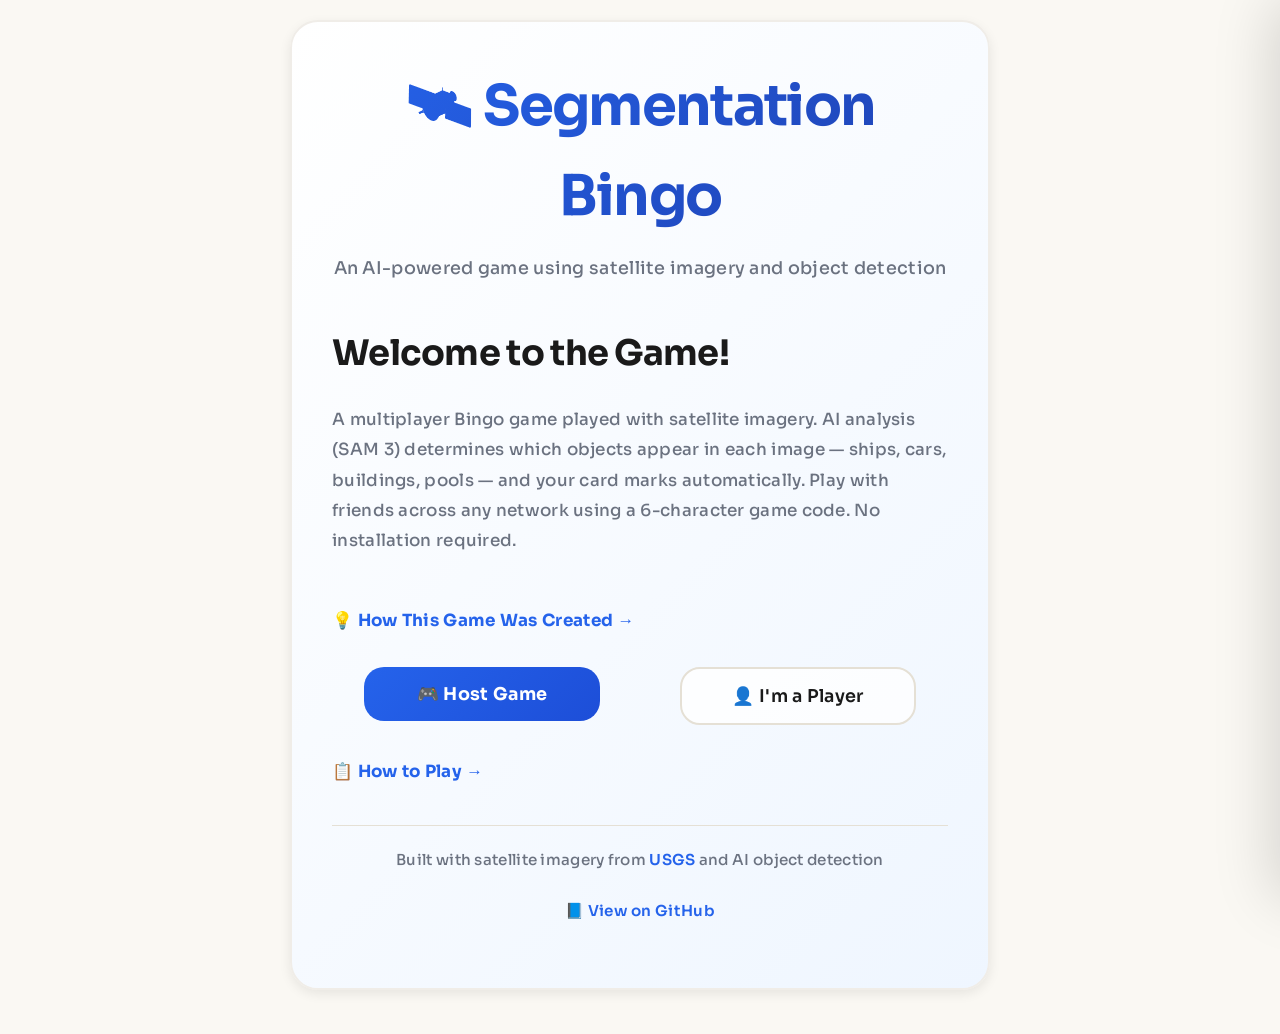
<file: index.html>
<!DOCTYPE html>
<html lang="en">
<head>
  <meta charset="UTF-8">
  <meta name="viewport" content="width=device-width, initial-scale=1.0">
  <title>Segmentation Bingo</title>
  <link rel="preconnect" href="https://fonts.googleapis.com">
  <link href="https://fonts.googleapis.com/css2?family=Sora:wght@400;500;600;700&display=swap" rel="stylesheet">
  <link rel="stylesheet" href="web/css/style.css">
</head>
<body>
  <div class="landing">
    <div class="card" style="max-width: 700px;">
      <header style="margin-bottom: 40px;">
        <h1 style="color: var(--text-primary);">🛰️ Segmentation Bingo</h1>
        <p style="color: var(--text-secondary); font-size: 1.1em;">An AI-powered game using satellite imagery and object detection</p>
      </header>

      <h2>Welcome to the Game!</h2>

      <p style="margin-bottom: 30px; color: var(--text-secondary); line-height: 1.8;">
        A multiplayer Bingo game played with satellite imagery. AI analysis (SAM 3) determines which objects appear in each image — ships, cars, buildings, pools — and your card marks automatically. Play with friends across any network using a 6-character game code. No installation required.
      </p>

      <button class="how-it-works-btn" onclick="openPanel('created')" style="margin-bottom: 20px;">
        💡 How This Game Was Created →
      </button>

      <div class="landing-buttons">
        <a href="host.html" style="text-decoration: none;">
          <button style="width: 100%; padding: 16px; font-size: 1.05em;">
            🎮 Host Game
          </button>
        </a>
        <a href="player.html" style="text-decoration: none;">
          <button class="secondary" style="width: 100%; padding: 16px; font-size: 1.05em;">
            👤 I'm a Player
          </button>
        </a>
      </div>

      <button class="how-it-works-btn" onclick="openPanel('play')" style="margin-top: 20px;">
        📋 How to Play →
      </button>

      <footer style="margin-top: 40px; padding-top: 20px; border-top: 1px solid var(--border); text-align: center; color: var(--text-muted); font-size: 0.9em;">
        <p>
          Built with satellite imagery from
          <a href="https://www.usgs.gov/">USGS</a>
          and AI object detection
        </p>
        <p style="margin-top: 10px;">
          <a href="https://github.com/DanGodi/segmentation-bingo">📘 View on GitHub</a>
        </p>
      </footer>
    </div>
  </div>

  <!-- Side Panel Overlay -->
  <div class="side-panel-overlay" id="sidePanelOverlay" onclick="closePanel()"></div>

  <!-- Side Panel -->
  <div class="side-panel" id="sidePanel">
    <div class="side-panel-header">
      <h2 id="sidePanelTitle">How This Game Was Created</h2>
      <button class="side-panel-close" onclick="closePanel()">✕</button>
    </div>

    <!-- Created Panel Content -->
    <div id="createdPanel">
      <div class="side-panel-section">
        <h3>🤖 The AI: SAM 3</h3>
        <p>
          <strong>Segmentation</strong> is a computer vision technique where an AI identifies and outlines every object in an image. This game uses <strong>SAM 3 (Segment Anything Model 3)</strong> by Meta, run offline against all 36 images before the game. The results — object counts per image — are stored in a JSON file that the web app reads. The model does not run live during gameplay.
        </p>
      </div>

      <div class="side-panel-section">
        <h3>🛰️ The Dataset</h3>
        <p>
          The game uses <strong>36 satellite images</strong> from the USGS. SAM 3 was used to detect which objects appear in each image and how many:
        </p>
        <ul style="margin-left: 20px; color: var(--text-secondary); font-size: 0.95em; line-height: 1.8;">
          <li>Ships and maritime vessels</li>
          <li>Cars and vehicles</li>
          <li>Pools and water features</li>
          <li>Buildings and structures</li>
          <li>Trees, forests, and vegetation</li>
          <li>Roads and parking lots</li>
        </ul>
        <img src="web/images/image_1.jpg" alt="Example satellite image" class="side-panel-image">
        <p style="font-size: 0.85em; color: var(--text-muted); margin-top: 8px;">Example: one of the 36 satellite images used in the game</p>
      </div>

      <div class="side-panel-section">
        <h3>🎲 Fair Card Generation</h3>
        <p>
          When the host starts the game, bingo cards are generated using a <strong>Monte Carlo algorithm</strong> that ensures all cards are statistically balanced. Each player has roughly the same expected number of turns to win, regardless of which card they get.
        </p>
      </div>

      <div class="side-panel-section">
        <h3>💻 Open Source</h3>
        <p>
          Built with vanilla HTML, CSS, and JavaScript — no framework, no server. Multiplayer sync uses WebRTC via PeerJS for direct peer-to-peer connections. View the source on <a href="https://github.com/DanGodi/segmentation-bingo">GitHub</a>.
        </p>
      </div>
    </div>

    <!-- Play Panel Content -->
    <div id="playPanel" style="display: none;">
      <div class="side-panel-section">
        <h3>📋 How a Round Works</h3>
        <ol>
          <li><strong>Host</strong> opens <code>host.html</code> and shares the 6-character game code</li>
          <li><strong>Players</strong> open <code>player.html</code>, enter the code and their name, and click <strong>Join & Ready</strong></li>
          <li>Host clicks <strong>Start Game</strong> — each player receives a unique, balanced bingo card</li>
          <li>Host reveals satellite images one at a time with <strong>Next Image</strong></li>
          <li>Pre-computed AI analysis determines which objects appear in each image — matching squares mark automatically</li>
          <li>Players can also <strong>click squares manually</strong> if the AI missed something</li>
          <li>When all 10 squares are marked, click <strong>CLAIM BINGO!</strong> — the host verifies the win</li>
          <li>After 3 verified winners, the game ends and shows a progress chart for all players</li>
        </ol>
      </div>

      <div class="side-panel-section">
        <h3>🎮 For the Host</h3>
        <ul style="margin-left: 20px; color: var(--text-secondary); font-size: 0.95em; line-height: 1.8;">
          <li>Open <strong>Host Game</strong> — a 6-character game code appears automatically</li>
          <li>Copy and share the code with players (use the 📋 Copy button)</li>
          <li>Wait for players to join; once 2 or more are ready, click <strong>Start Game</strong></li>
          <li>Click <strong>Next Image</strong> to reveal each satellite image</li>
          <li>Watch per-player progress bars update in real time</li>
          <li>The game ends automatically after 3 players have their BINGO verified</li>
        </ul>
      </div>

      <div class="side-panel-section">
        <h3>👤 For Players</h3>
        <ul style="margin-left: 20px; color: var(--text-secondary); font-size: 0.95em; line-height: 1.8;">
          <li>Open <strong>I'm a Player</strong> from the home page</li>
          <li>Enter the 6-character game code from the host, then your name</li>
          <li>Click <strong>Join & Ready</strong> and wait for the host to start</li>
          <li>Your unique bingo card appears automatically when the game begins</li>
          <li>Squares mark themselves as each image is revealed</li>
          <li>Click any square manually if you think the AI missed an object</li>
          <li>When all 10 squares are marked, click <strong>CLAIM BINGO!</strong></li>
        </ul>
      </div>

      <div class="side-panel-section">
        <h3>💡 Good to Know</h3>
        <ul style="margin-left: 20px; color: var(--text-secondary); font-size: 0.95em; line-height: 1.8;">
          <li>Works across different networks — no LAN required</li>
          <li>Cards are balanced so every player has a similar expected win time</li>
          <li>The AI ran offline before the game — it does not process images live</li>
          <li>After 3 winners are verified, everyone sees a progress chart</li>
        </ul>
      </div>
    </div>
  </div>

  <script>
    function openPanel(type) {
      if (type === 'created') {
        document.getElementById('sidePanelTitle').textContent = 'How This Game Was Created';
        document.getElementById('createdPanel').style.display = 'block';
        document.getElementById('playPanel').style.display = 'none';
      } else if (type === 'play') {
        document.getElementById('sidePanelTitle').textContent = 'How to Play';
        document.getElementById('createdPanel').style.display = 'none';
        document.getElementById('playPanel').style.display = 'block';
      }

      document.getElementById('sidePanel').classList.add('open');
      document.getElementById('sidePanelOverlay').classList.add('open');
      document.body.style.overflow = 'hidden';
    }

    function closePanel() {
      document.getElementById('sidePanel').classList.remove('open');
      document.getElementById('sidePanelOverlay').classList.remove('open');
      document.body.style.overflow = 'auto';
    }

    // Close panel when pressing Escape
    document.addEventListener('keydown', function(event) {
      if (event.key === 'Escape') {
        closePanel();
      }
    });
  </script>
</body>
</html>
</file>
<file: web/css/style.css>
/**
 * Segmentation Bingo - Floaty & Bubbly Design
 * Playful, rounded aesthetics with gentle floating animations
 */

@import url('https://fonts.googleapis.com/css2?family=Sora:wght@400;500;600;700&display=swap');

:root {
  --primary: #2563eb;
  --primary-light: #3b82f6;
  --primary-dark: #1e40af;
  --accent-orange: #f97316;
  --accent-orange-light: #fed7aa;
  --success: #10b981;
  --warning: #f59e0b;
  --danger: #ef4444;

  --text-primary: #1a1a1a;
  --text-secondary: #6b7280;
  --text-muted: #9ca3af;

  --bg-page: #faf8f3;
  --bg-surface: #ffffff;
  --bg-subtle: #f3f1ed;

  --bg-blue-light: #eff6ff;
  --bg-orange-light: #ffedd5;
  --bg-cyan-light: #ecf8fb;

  --border: #e5e0d5;
  --border-light: #f0ede8;

  --shadow-sm: 0 1px 3px rgba(0, 0, 0, 0.06);
  --shadow-md: 0 4px 12px rgba(0, 0, 0, 0.08);
  --shadow-lg: 0 12px 40px rgba(0, 0, 0, 0.12);

  --radius-lg: 28px;
  --radius: 20px;
  --radius-sm: 14px;

  --transition: all 0.3s cubic-bezier(0.34, 1.56, 0.64, 1);
}

* {
  margin: 0;
  padding: 0;
  box-sizing: border-box;
}

html {
  scroll-behavior: smooth;
}

body {
  font-family: 'Sora', -apple-system, BlinkMacSystemFont, 'Segoe UI', sans-serif;
  background: var(--bg-page);
  color: var(--text-primary);
  line-height: 1.6;
  font-size: 16px;
  font-weight: 500;
  letter-spacing: 0.3px;
}

/* ======== Animations ======== */

@keyframes float {
  0%, 100% {
    transform: translateY(0px);
  }
  50% {
    transform: translateY(-12px);
  }
}

@keyframes floatSlow {
  0%, 100% {
    transform: translateY(0px);
  }
  50% {
    transform: translateY(-8px);
  }
}

@keyframes smoothRaise {
  from {
    transform: translateY(0);
  }
  to {
    transform: translateY(-8px);
  }
}

@keyframes fadeInUp {
  from {
    opacity: 0;
    transform: translateY(20px);
  }
  to {
    opacity: 1;
    transform: translateY(0);
  }
}

@keyframes slideIn {
  from {
    opacity: 0;
    transform: translateY(-8px);
  }
  to {
    opacity: 1;
    transform: translateY(0);
  }
}

@keyframes pulse {
  0% {
    transform: scale(0.95);
  }
  50% {
    transform: scale(1.05);
  }
  100% {
    transform: scale(1);
  }
}

@keyframes slideInRight {
  from {
    transform: translateX(100%);
  }
  to {
    transform: translateX(0);
  }
}

/* ======== Layout ======== */

.container {
  max-width: 1200px;
  margin: 0 auto;
  padding: 24px;
}

/* ======== Header ======== */

header {
  text-align: center;
  margin-bottom: 40px;
  color: var(--text-primary);
  animation: fadeInUp 0.6s var(--transition);
}

header h1 {
  font-size: 3.5em;
  font-weight: 700;
  margin-bottom: 12px;
  letter-spacing: -0.03em;
  background: linear-gradient(135deg, var(--primary), var(--primary-dark));
  -webkit-background-clip: text;
  -webkit-text-fill-color: transparent;
  background-clip: text;
  animation: float 4s ease-in-out infinite;
}

header p {
  font-size: 1.15em;
  color: var(--text-secondary);
  font-weight: 600;
  animation: slideIn 0.6s var(--transition) 0.1s both;
}

/* ======== Cards ======== */

.card {
  background: linear-gradient(135deg, var(--bg-surface) 0%, var(--bg-blue-light) 100%);
  border-radius: var(--radius-lg);
  padding: 40px;
  box-shadow: var(--shadow-md);
  border: 2px solid var(--border-light);
  margin-bottom: 24px;
  transition: var(--transition);
  animation: fadeInUp 0.6s var(--transition) 0.2s both;
}

.card:hover {
  box-shadow: var(--shadow-lg);
  transform: translateY(-8px);
  border-color: var(--primary);
  background: linear-gradient(135deg, #ffffff 0%, var(--bg-blue-light) 100%);
}

/* ======== Buttons ======== */

button, .button {
  background: linear-gradient(135deg, #2563eb 0%, #1d4ed8 100%);
  color: white;
  border: none;
  padding: 14px 32px;
  border-radius: var(--radius);
  font-size: 1em;
  font-weight: 700;
  cursor: pointer;
  transition: var(--transition);
  font-family: 'Sora', sans-serif;
  display: inline-flex;
  align-items: center;
  justify-content: center;
  gap: 8px;
  white-space: nowrap;
  letter-spacing: 0.3px;
}

button:hover:not(:disabled),
.button:hover {
  transform: translateY(-6px);
  box-shadow: 0 12px 24px rgba(37, 99, 235, 0.4);
}

button:active:not(:disabled),
.button:active {
  transform: translateY(-2px);
}

button:disabled {
  opacity: 0.5;
  cursor: not-allowed;
}

button.primary-blue {
  background: linear-gradient(135deg, var(--primary), var(--primary-dark));
}

button.secondary {
  background: rgba(255, 255, 255, 0.8);
  color: var(--text-primary);
  border: 2px solid var(--border);
  font-weight: 600;
}

button.secondary:hover {
  background: var(--bg-surface);
  border-color: var(--primary);
  color: var(--primary);
}

button.success {
  background: linear-gradient(135deg, var(--success), #059669);
}

button.success:hover:not(:disabled) {
  box-shadow: 0 12px 24px rgba(16, 185, 129, 0.3);
}

button.danger {
  background: linear-gradient(135deg, var(--danger), #b91c1c);
}

button.danger:hover:not(:disabled) {
  box-shadow: 0 12px 24px rgba(239, 68, 68, 0.3);
}

a {
  color: var(--primary);
  text-decoration: none;
  font-weight: 600;
  transition: var(--transition);
  position: relative;
}

a::after {
  content: '';
  position: absolute;
  bottom: -2px;
  left: 0;
  width: 0;
  height: 2px;
  background: var(--primary);
  transition: width 0.3s ease;
}

a:hover {
  color: var(--primary-dark);
}

a:hover::after {
  width: 100%;
}

/* ======== Landing Page ======== */

.landing {
  display: flex;
  flex-direction: column;
  align-items: center;
  justify-content: center;
  min-height: 100vh;
  padding: 20px;
}

.landing .card {
  max-width: 700px;
  width: 100%;
}

.landing h2 {
  font-size: 2.2em;
  font-weight: 700;
  margin-bottom: 24px;
  color: var(--text-primary);
  letter-spacing: -0.02em;
  animation: slideIn 0.5s var(--transition) 0.1s both;
}

.landing p {
  font-size: 1.05em;
  color: var(--text-secondary);
  line-height: 1.8;
  margin-bottom: 24px;
  font-weight: 500;
  animation: slideIn 0.5s var(--transition) 0.15s both;
}

.landing-buttons {
  display: flex;
  gap: 16px;
  flex-wrap: wrap;
  width: 100%;
  animation: slideIn 0.5s var(--transition) 0.2s both;
}

.landing-buttons button,
.landing-buttons a {
  flex: 1;
  min-width: 140px;
  padding: 16px 32px;
  font-size: 1.05em;
}

a button {
  width: 100%;
}

.how-it-works-btn {
  background: transparent !important;
  color: var(--primary) !important;
  border: none !important;
  padding: 0 !important;
  font-weight: 700 !important;
  cursor: pointer;
  text-decoration: none;
  margin-top: 24px;
  font-size: 1.05em !important;
  animation: slideIn 0.5s var(--transition) 0.25s both;
}

.how-it-works-btn:hover {
  color: var(--primary-dark) !important;
  transform: translateX(4px);
}

/* ======== Side Panel (Rules Drawer) ======== */

.side-panel-overlay {
  position: fixed;
  inset: 0;
  background: rgba(0, 0, 0, 0.3);
  opacity: 0;
  pointer-events: none;
  transition: opacity 0.35s cubic-bezier(0.4, 0, 0.2, 1);
  z-index: 999;
  backdrop-filter: blur(2px);
}

.side-panel-overlay.open {
  opacity: 1;
  pointer-events: all;
}

.side-panel {
  position: fixed;
  top: 0;
  right: 0;
  width: min(500px, 100%);
  height: 100%;
  background: var(--bg-surface);
  box-shadow: -8px 0 60px rgba(0, 0, 0, 0.15);
  transform: translateX(100%);
  transition: transform 0.4s cubic-bezier(0.34, 1.56, 0.64, 1);
  overflow-y: auto;
  z-index: 1000;
  padding: 32px 28px;
  border-radius: var(--radius) 0 0 var(--radius);
}

.side-panel.open {
  transform: translateX(0);
  animation: slideInRight 0.4s cubic-bezier(0.34, 1.56, 0.64, 1);
}

.side-panel-header {
  display: flex;
  justify-content: space-between;
  align-items: center;
  margin-bottom: 32px;
  padding-bottom: 20px;
  border-bottom: 2px solid var(--border-light);
}

.side-panel h2 {
  font-size: 1.6em;
  font-weight: 700;
  color: var(--text-primary);
  margin: 0;
  animation: slideIn 0.4s var(--transition);
}

.side-panel-close {
  background: transparent;
  border: none;
  color: var(--text-secondary);
  font-size: 1.8em;
  cursor: pointer;
  padding: 0;
  width: 40px;
  height: 40px;
  display: flex;
  align-items: center;
  justify-content: center;
  transition: var(--transition);
  border-radius: var(--radius-sm);
}

.side-panel-close:hover {
  color: var(--text-primary);
  background: var(--bg-subtle);
  transform: rotate(90deg);
}

.side-panel-section {
  margin-bottom: 36px;
  animation: fadeInUp 0.5s var(--transition);
}

.side-panel-section h3 {
  font-size: 1.25em;
  font-weight: 700;
  color: var(--text-primary);
  margin-bottom: 14px;
  display: flex;
  align-items: center;
  gap: 8px;
}

.side-panel-section p {
  color: var(--text-secondary);
  line-height: 1.9;
  margin-bottom: 14px;
  font-size: 0.95em;
  font-weight: 500;
}

.side-panel-section ol {
  margin-left: 24px;
  line-height: 2;
  color: var(--text-secondary);
  font-size: 0.95em;
  font-weight: 500;
}

.side-panel-section ol li {
  margin-bottom: 12px;
}

.side-panel-section ul {
  margin-left: 24px;
  line-height: 2;
  color: var(--text-secondary);
  font-size: 0.95em;
  font-weight: 500;
}

.side-panel-section ul li {
  margin-bottom: 8px;
}

.side-panel-image {
  width: 100%;
  border-radius: var(--radius);
  margin: 20px 0;
  border: 2px solid var(--border-light);
  transition: var(--transition);
  animation: fadeInUp 0.5s var(--transition) 0.1s both;
}

.side-panel-image:hover {
  transform: scale(1.03) translateY(-4px);
  box-shadow: var(--shadow-lg);
}

/* ======== Game Views ======== */

.game-view {
  display: flex;
  flex-direction: column;
  gap: 20px;
}

.game-header {
  display: flex;
  justify-content: space-between;
  align-items: center;
  background: linear-gradient(135deg, var(--bg-blue-light) 0%, var(--bg-orange-light) 100%);
  padding: 24px 28px;
  border-radius: var(--radius);
  box-shadow: var(--shadow-md);
  border: 2px solid var(--primary-light);
  flex-wrap: wrap;
  gap: 16px;
  animation: fadeInUp 0.6s var(--transition) 0.1s both;
}

.game-header h1 {
  font-size: 1.6em;
  color: var(--text-primary);
  font-weight: 700;
  margin: 0;
  animation: float 3s ease-in-out infinite;
}

.turn-counter {
  font-size: 1.05em;
  color: var(--text-primary);
  font-weight: 700;
  background: linear-gradient(135deg, var(--primary), var(--primary-dark));
  color: white;
  padding: 10px 20px;
  border-radius: var(--radius-sm);
  animation: float 4s ease-in-out infinite;
}

/* ======== Image Display ======== */

.image-display {
  background: linear-gradient(135deg, var(--bg-surface) 0%, var(--bg-cyan-light) 100%);
  border-radius: var(--radius);
  padding: 24px;
  text-align: center;
  box-shadow: var(--shadow-md);
  border: 2px solid var(--border-light);
  transition: var(--transition);
  animation: fadeInUp 0.6s var(--transition) 0.15s both;
}

.image-display:hover {
  box-shadow: var(--shadow-lg);
  transform: translateY(-6px);
  background: linear-gradient(135deg, #ffffff 0%, var(--bg-cyan-light) 100%);
}

.image-display img {
  max-width: 100%;
  max-height: 600px;
  border-radius: var(--radius);
  transition: var(--transition);
  animation: fadeInUp 0.6s var(--transition) 0.2s both;
}

.image-display img:hover {
  transform: scale(1.02);
}

.image-id {
  font-size: 0.9em;
  color: var(--text-secondary);
  margin-top: 14px;
  font-weight: 600;
  font-family: 'Courier New', monospace;
  letter-spacing: 1px;
}

/* ======== Events Panel ======== */

.events-panel {
  background: linear-gradient(135deg, #f0fdf4, #ecfdf5);
  border: 2px solid #d1fae5;
  border-left: 6px solid var(--success);
  padding: 24px;
  border-radius: var(--radius);
  animation: fadeInUp 0.6s var(--transition) 0.2s both;
}

.events-panel h3 {
  margin-bottom: 16px;
  color: #047857;
  font-weight: 700;
  font-size: 1.15em;
}

.events-chips {
  display: flex;
  flex-wrap: wrap;
  gap: 10px;
}

.event-chip {
  background: linear-gradient(135deg, var(--success), #34d399);
  color: white;
  padding: 8px 16px;
  border-radius: 20px;
  font-size: 0.9em;
  font-weight: 700;
  animation: slideIn 0.4s var(--transition);
  transition: var(--transition);
  letter-spacing: 0.3px;
}

.event-chip:hover {
  transform: translateY(-4px) scale(1.05);
  box-shadow: 0 8px 16px rgba(16, 185, 129, 0.3);
}

.event-chip.inactive {
  background: var(--bg-subtle);
  color: var(--text-secondary);
}

/* ======== Progress Section ======== */

.progress-section {
  background: linear-gradient(135deg, var(--bg-surface) 0%, var(--bg-orange-light) 100%);
  padding: 24px;
  border-radius: var(--radius);
  box-shadow: var(--shadow-md);
  border: 2px solid var(--border-light);
  animation: fadeInUp 0.6s var(--transition) 0.2s both;
}

.progress-section h3 {
  margin-bottom: 20px;
  color: var(--text-primary);
  font-weight: 700;
  font-size: 1.2em;
}

.card-progress {
  display: grid;
  grid-template-columns: repeat(auto-fit, minmax(240px, 1fr));
  gap: 16px;
}

.card-progress-item {
  background: linear-gradient(135deg, var(--bg-subtle), var(--bg-page));
  padding: 16px;
  border-radius: var(--radius-sm);
  border-left: 4px solid var(--primary);
  transition: var(--transition);
  animation: fadeInUp 0.6s var(--transition);
}

.card-progress-item:hover {
  box-shadow: var(--shadow-md);
  transform: translateY(-6px);
  border-left-color: var(--primary-light);
}

.card-progress-item.bingo {
  border-left-color: var(--success);
  background: linear-gradient(135deg, #f0fdf4, #ecfdf5);
  border: 2px solid #d1fae5;
}

.card-id {
  font-weight: 700;
  color: var(--text-primary);
  margin-bottom: 10px;
  font-size: 0.95em;
}

.progress-bar {
  background: var(--border);
  height: 8px;
  border-radius: 10px;
  overflow: hidden;
  margin: 8px 0;
}

.progress-fill {
  background: linear-gradient(90deg, var(--primary), var(--primary-light));
  height: 100%;
  transition: width 0.5s cubic-bezier(0.34, 1.56, 0.64, 1);
  border-radius: 10px;
}

.card-progress-item.bingo .progress-fill {
  background: linear-gradient(90deg, var(--success), #34d399);
}

.progress-text {
  font-size: 0.8em;
  color: var(--text-secondary);
  margin-top: 8px;
  font-weight: 600;
}

/* ======== Bingo Card Grid ======== */

.bingo-card {
  background: linear-gradient(135deg, var(--bg-surface) 0%, var(--bg-orange-light) 100%);
  border: 3px solid var(--primary);
  border-radius: var(--radius);
  padding: 20px;
  box-shadow: var(--shadow-md);
  transition: var(--transition);
  animation: fadeInUp 0.6s var(--transition) 0.1s both;
}

.bingo-card:hover {
  box-shadow: var(--shadow-lg);
  transform: translateY(-8px);
  border-color: var(--accent-orange);
  background: linear-gradient(135deg, #ffffff 0%, var(--bg-orange-light) 100%);
}

.bingo-card.completed {
  border-color: var(--success);
  background: linear-gradient(135deg, #f0fdf4, #ecfdf5);
  box-shadow: 0 12px 30px rgba(16, 185, 129, 0.2);
  animation: pulse 0.6s ease-out;
}

.card-header {
  display: flex;
  justify-content: space-between;
  align-items: center;
  margin-bottom: 18px;
  padding-bottom: 14px;
  border-bottom: 2px solid var(--border-light);
}

.card-header h3 {
  color: var(--text-primary);
  font-weight: 700;
  font-size: 1.15em;
  margin: 0;
}

.bingo-label {
  background: linear-gradient(135deg, var(--success), #34d399);
  color: white;
  padding: 6px 14px;
  border-radius: 20px;
  font-size: 0.75em;
  font-weight: 700;
  text-transform: uppercase;
  letter-spacing: 0.8px;
  animation: pulse 0.5s ease-out;
  box-shadow: 0 4px 12px rgba(16, 185, 129, 0.3);
}

.card-grid {
  display: grid;
  grid-template-columns: repeat(5, 1fr);
  gap: 10px;
}

.bingo-square {
  aspect-ratio: 1;
  background: linear-gradient(135deg, var(--bg-subtle), var(--bg-page));
  border: 2px solid var(--border);
  border-radius: var(--radius-sm);
  padding: 10px;
  cursor: pointer;
  transition: var(--transition);
  display: flex;
  align-items: center;
  justify-content: center;
  text-align: center;
  font-size: 0.8em;
  font-weight: 600;
  overflow: hidden;
  position: relative;
  animation: fadeInUp 0.4s var(--transition);
}

.bingo-square:hover:not(.marked) {
  border-color: var(--primary);
  background: linear-gradient(135deg, #f0f9ff, #e0f2fe);
  transform: translateY(-6px) scale(1.05);
  box-shadow: var(--shadow-md);
  border-radius: var(--radius);
}

.bingo-square.marked {
  background: linear-gradient(135deg, var(--success), #34d399);
  color: white;
  border-color: var(--success);
  font-weight: 700;
  animation: pulse 0.4s ease-out;
  box-shadow: 0 8px 16px rgba(16, 185, 129, 0.3);
  border-radius: var(--radius);
}

.bingo-square.marked::after {
  content: '✓';
  font-size: 1.4em;
  font-weight: 900;
}

/* ======== Input Fields ======== */

input, select {
  border: 2px solid var(--border);
  border-radius: var(--radius-sm);
  padding: 12px 16px;
  font-size: 1em;
  transition: var(--transition);
  background: var(--bg-surface);
  color: var(--text-primary);
  font-family: 'Sora', sans-serif;
  font-weight: 500;
  letter-spacing: 0.3px;
}

input:focus, select:focus {
  outline: none;
  border-color: var(--primary);
  box-shadow: 0 0 0 4px rgba(37, 99, 235, 0.2);
  transform: translateY(-2px);
}

.card-selector label {
  display: block;
  margin-bottom: 10px;
  font-weight: 700;
  color: var(--text-primary);
  font-size: 0.95em;
}

/* ======== Empty State ======== */

.empty-state {
  text-align: center;
  padding: 48px 24px;
  background: linear-gradient(135deg, var(--bg-subtle), var(--bg-page));
  border-radius: var(--radius);
  color: var(--text-secondary);
  border: 2px solid var(--border-light);
  animation: fadeInUp 0.6s var(--transition);
}

.empty-state h3 {
  margin-bottom: 12px;
  color: var(--text-primary);
  font-weight: 700;
  font-size: 1.15em;
}

/* ======== Responsive ======== */

@media (max-width: 768px) {
  header h1 {
    font-size: 2.2em;
  }

  header p {
    font-size: 1em;
  }

  .container {
    padding: 16px;
  }

  .card {
    padding: 24px;
  }

  .game-header {
    flex-direction: column;
    align-items: flex-start;
  }

  .landing-buttons {
    flex-direction: column;
  }

  .landing-buttons button,
  .landing-buttons a {
    width: 100%;
  }

  .card-grid {
    grid-template-columns: repeat(5, 1fr);
    gap: 8px;
  }

  .bingo-square {
    font-size: 0.65em;
    padding: 6px;
  }

  .card-progress {
    grid-template-columns: 1fr;
  }

  .side-panel {
    width: 100%;
  }

  button, .button {
    padding: 12px 24px;
  }

  .landing h2 {
    font-size: 1.6em;
  }
}
</file>
